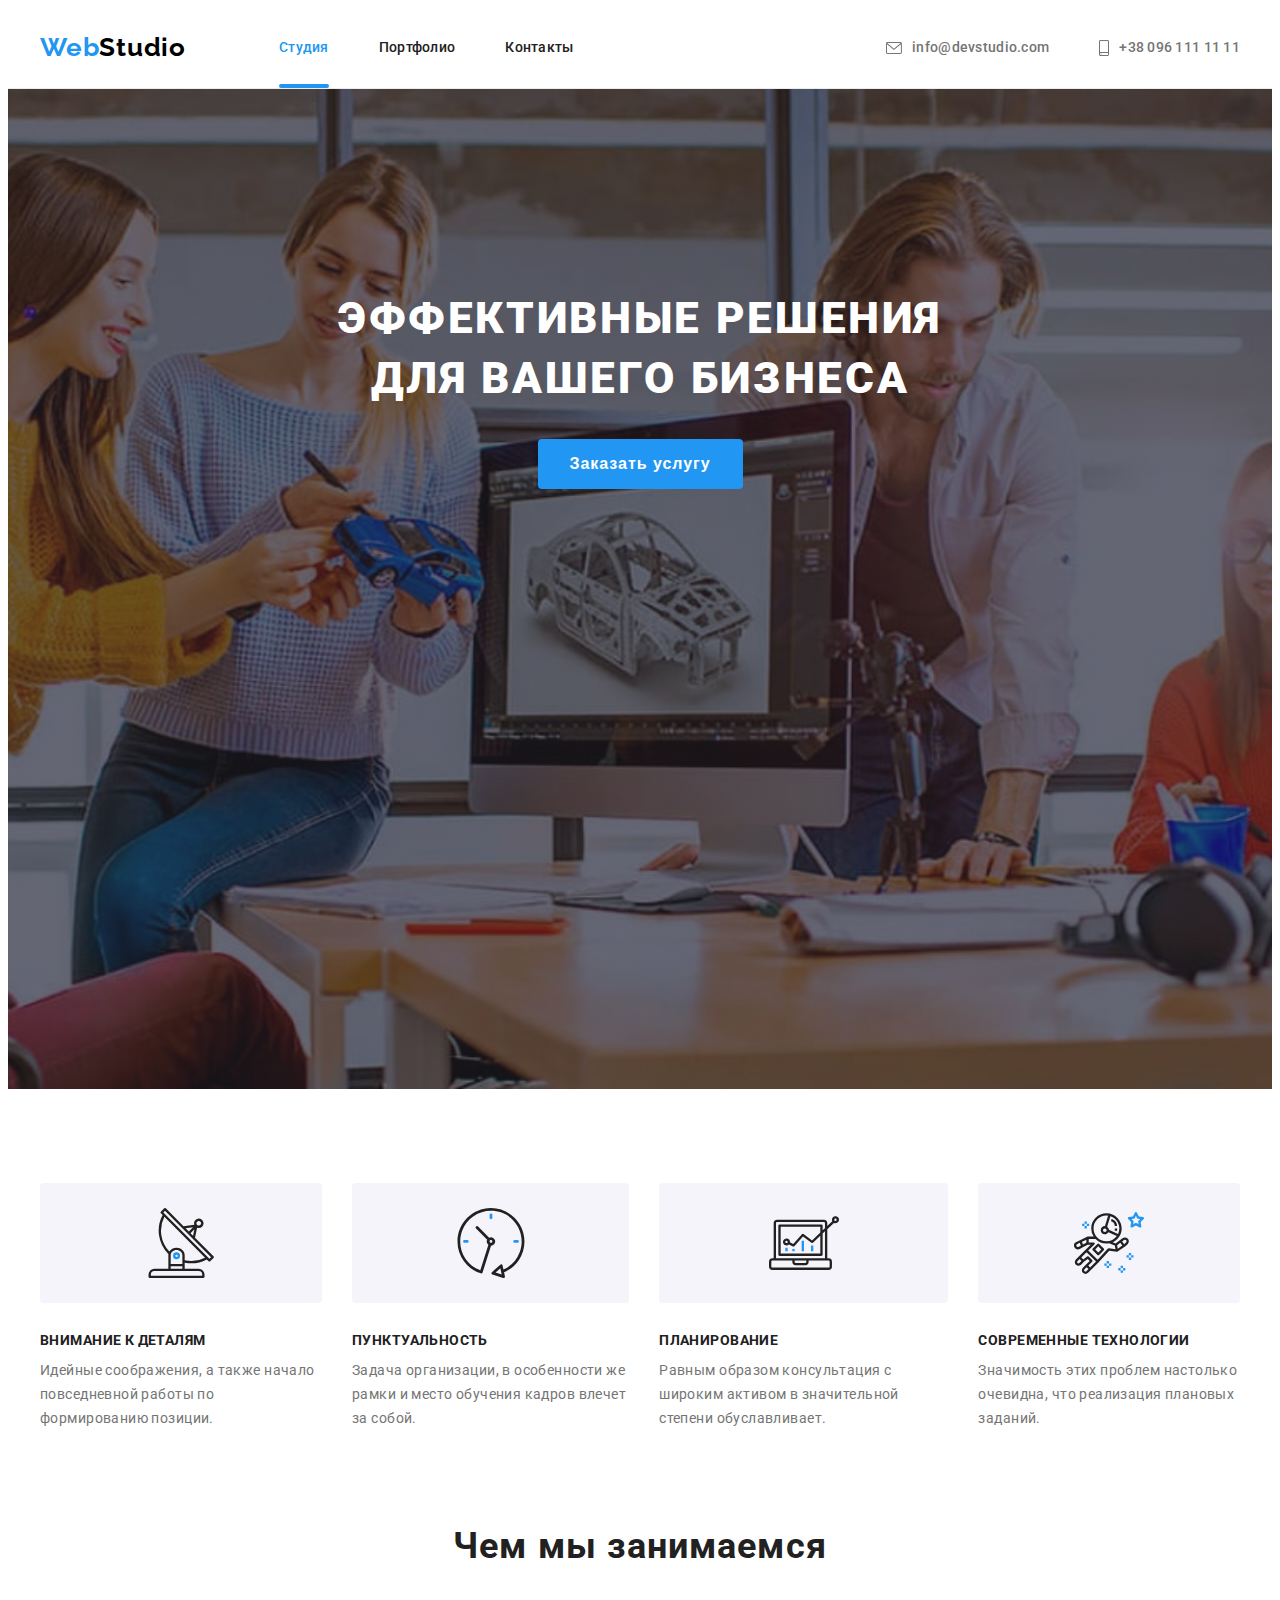
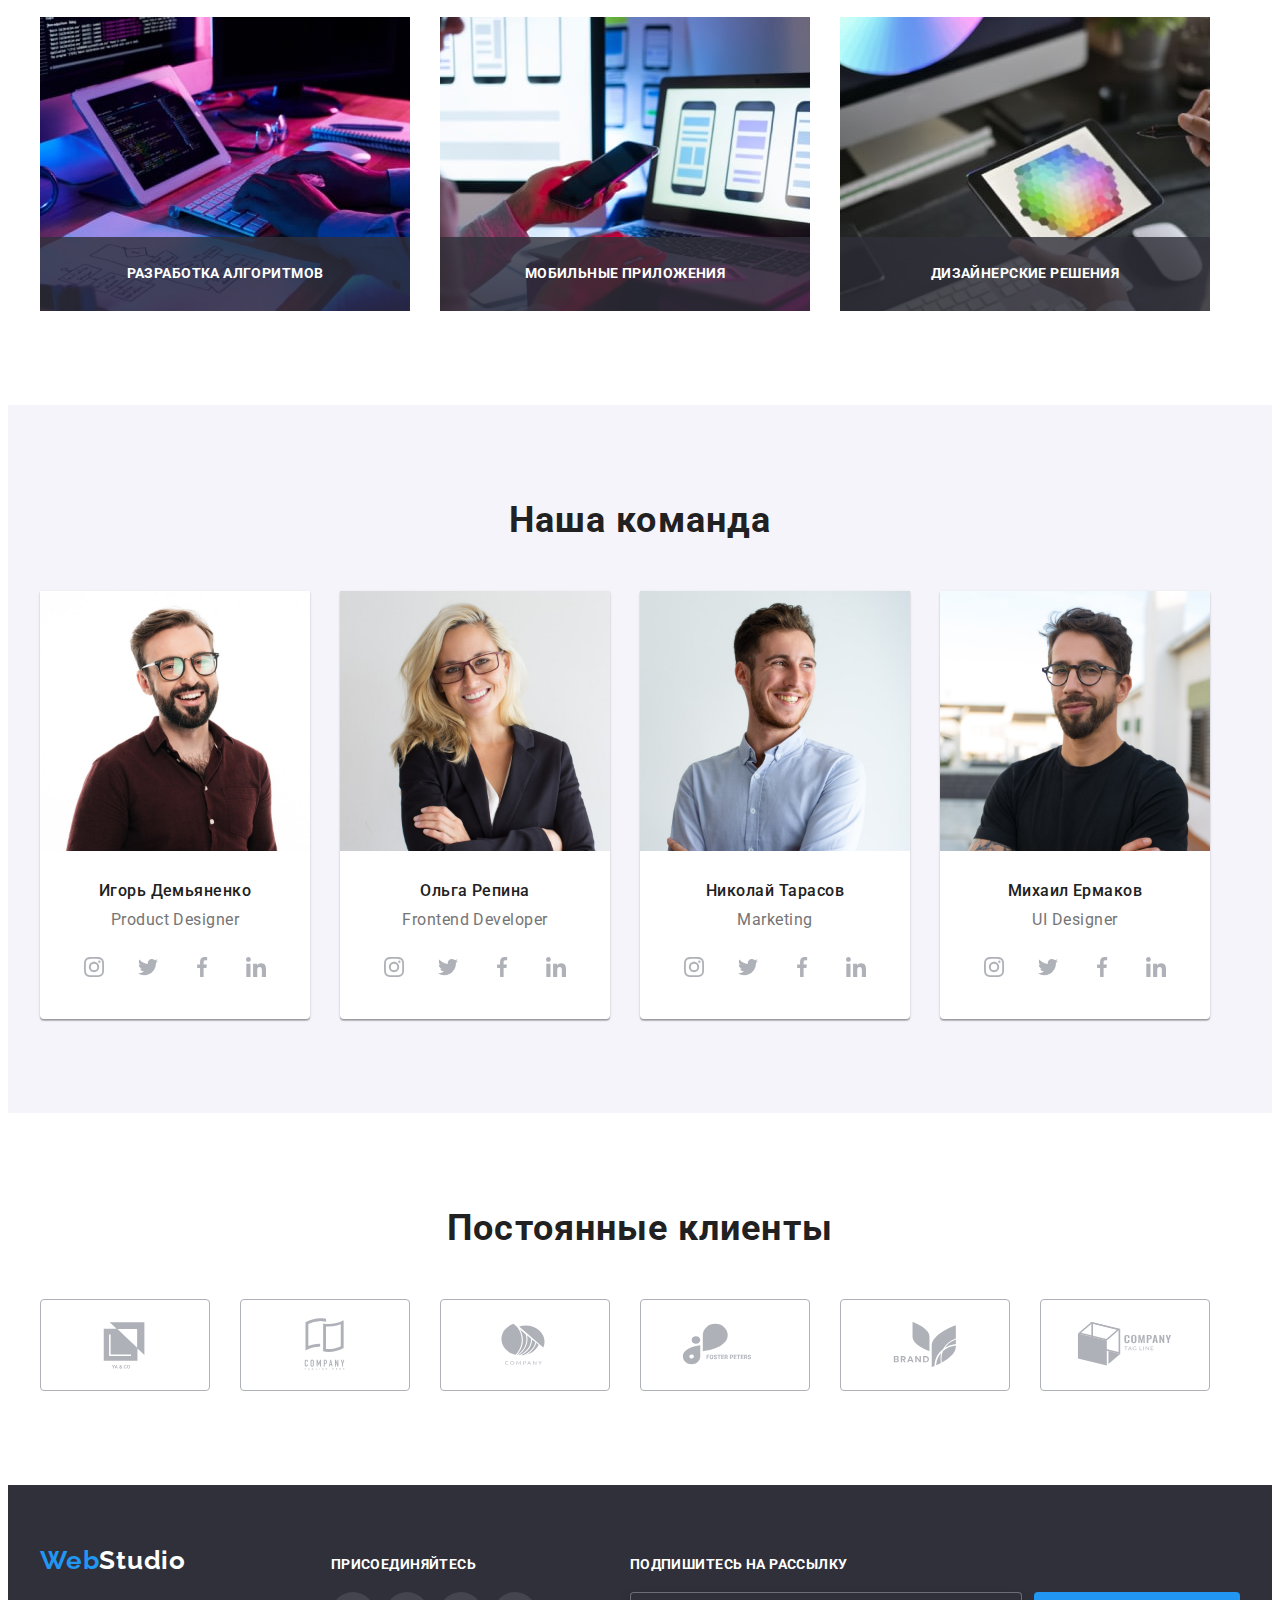
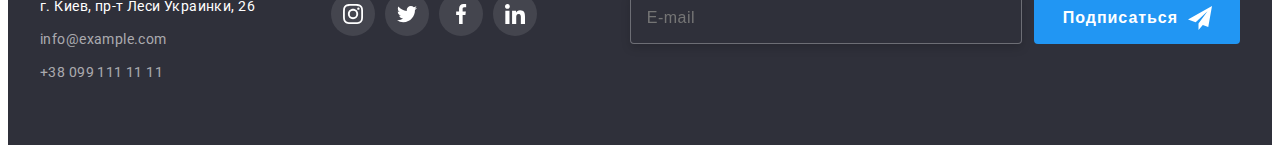
<file: index.html>
<!DOCTYPE html>
<html lang="ru">
<head>
    <meta charset="UTF-8">
    <meta http-equiv="X-UA-Compatible" content="IE=edge">
    <meta name="viewport" content="width=device-width, initial-scale=1.0">
    <title>WebStudio</title>
    <link rel="preconnect" href="https://fonts.googleapis.com">
    <link rel="preconnect" href="https://fonts.gstatic.com" crossorigin>
    <link
        href="https://fonts.googleapis.com/css2?family=Raleway:wght@700&amp;family=Roboto:wght@400;500;700;900&amp;display=swap"
        rel="stylesheet">
    <link rel="stylesheet" href="https://cdnjs.cloudflare.com/ajax/libs/modern-normalize/1.1.0/modern-normalize.min.css"
        integrity="sha512-wpPYUAdjBVSE4KJnH1VR1HeZfpl1ub8YT/NKx4PuQ5NmX2tKuGu6U/JRp5y+Y8XG2tV+wKQpNHVUX03MfMFn9Q=="
        crossorigin="anonymous" referrerpolicy="no-referrer" />
    <link rel="stylesheet" href="./css/style.css">
</head>
<body>
    <header class="header">
        <div class="container container-nav">
            <nav class="main-nav">
                <a class="logo logo-hd" href="./index.html"><span class="logo-col">Web</span>Studio
                    <!-- <img src="./images/logo.svg" alt="Логотип компании"> -->
                </a>
                <ul class="main-nav-list">
                    <li class="nav-item"><a class="nav-link active" href="./index.html">Студия</a></li>
                    <li class="nav-item"><a class="nav-link" href="./portfolio.html">Портфолио</a></li>
                    <li class="nav-item"><a class="nav-link" href="">Контакты</a></li>
                </ul>
            </nav>
            <ul class="nav-contact">
                <li class="nav-cont-item">
                    <a class="nav-cont-link" href="mailto:info@devstudio.com">
                        <svg class="nav-icon-mail">
                            <use href="./images/icon-sprite.svg#icon-envelope"></use>
                        </svg>
                        info@devstudio.com
                    </a>
                </li>
                <li class="nav-cont-item">
                    <a class="nav-cont-link" href="tel:+380961111111">
                        <svg class="nav-icon-tel">
                            <use href="./images/icon-sprite.svg#icon-smartphone"></use>
                        </svg>
                        +38 096 111 11 11
                    </a>
                </li>
            </ul>
        </div>
    </header>
    <main>
        <!--Section_1-->
        <section class="hero">
            <div class="container container-hero">
                <h1 class="main-title">Эффективные решения<br> для вашего бизнеса</h1>
                <button class="btn btn-main" type="button" data-modal-open>Заказать услугу</button>
            </div>
        </section>
        <!--Section_2-->
        <section class="section">
            <div class="container">
                <h2 class="visually-hidden">Особенности компании</h2>
                <!--Скрыть стилями-->
                <ul class="features-list">
                    <li class="features-item">
                        <div class="features-cart">
                            <svg class="icon-features">
                                <use href="./images/icon-sprite.svg#icon-detail"></use>
                            </svg>
                        </div>
                        <h3 class="features-title">Внимание к деталям</h3>
                        <p class="features-text">Идейные соображения, а также начало повседневной работы по формированию позиции.</p>
                    </li>
                    <li class="features-item">
                        <div class="features-cart">
                            <svg class="icon-features">
                                <use href="./images/icon-sprite.svg#icon-clock"></use>
                            </svg>
                        </div>
                        <h3 class="features-title">Пунктуальность</h3>
                        <p class="features-text">Задача организации, в особенности же рамки и место обучения кадров влечет за собой.</p>
                    </li>
                    <li class="features-item">
                        <div class="features-cart">
                            <svg class="icon-features">
                                <use href="./images/icon-sprite.svg#icon-diagram"></use>
                            </svg>
                        </div>
                        <h3 class="features-title">Планирование</h3>
                        <p class="features-text">Равным образом консультация с широким активом в значительной степени обуславливает.</p>
                    </li>
                    <li class="features-item">
                        <div class="features-cart">
                            <svg class="icon-features">
                                <use href="./images/icon-sprite.svg#icon-astronaut"></use>
                            </svg>
                        </div>
                        <h3 class="features-title">Современные технологии</h3>
                        <p class="features-text">Значимость этих проблем настолько очевидна, что реализация плановых заданий.</p>
                    </li>
                </ul>
            </div>
        </section>
        <!--Section_3-->
        <section class="section work-section">
            <div class="container">
                <h2 class="secondary-title">Чем мы занимаемся</h2>
                <ul class="our-work-list">
                    <li class="our-work-item">
                        <img src="./images/our-work/img-1-min.jpg" alt="Разработка алгоритмов" width="370" height="294">
                        <!-- <h3 class="work-item-title">Десктопные приложения</h3> -->
                        <div class="title-box">
                            <h3 class="work-item-title">Разработка алгоритмов</h3>
                        </div>
                    </li>
                    <li class="our-work-item">
                        <img src="./images/our-work/img-2-min.jpg" alt="Мобильное приложение" width="370" height="294">
                        <!-- <h3 class="work-item-title">Мобильные приложения</h3> -->
                        <div class="title-box">
                            <h3 class="work-item-title">Мобильные приложения</h3>
                        </div>
                    </li>
                    <li class="our-work-item">
                        <img src="./images/our-work/img-3-min.jpg" alt="Побор цветовой гаммы" width="370" height="294">
                        <!-- <h3 class="work-item-title">Дизайнерские решения</h3> -->
                        <div class="title-box">
                            <h3 class="work-item-title">Дизайнерские решения</h3>
                        </div>
                    </li>
                </ul>
            </div>
        </section>
        <!--Section_4-->
        <section class="section our-team">
            <div class="container">
                <h2 class="secondary-title">Наша команда</h2>
                <ul class="team-list">
                    <li class="team-item">
                        <img src="./images/team-work/card-1-min.jpg" alt="Игорь Демьяненко" width="270" height="260">
                        <div class="card-text">
                            <h3 class="team-title">Игорь Демьяненко</h3>
                            <p class="team-text" lang="en">Product Designer</p>
                            <ul class="social-list-team">
                                <li class="social-item-team">
                                    <a class="social-link-team" href="">
                                        <svg class="icon-social-team">
                                            <use href="./images/icon-sprite.svg#icon-instagram"></use>
                                        </svg>
                                    </a>
                                </li>
                                <li class="social-item-team">
                                    <a class="social-link-team" href="">
                                        <svg class="icon-social-team">
                                            <use href="./images/icon-sprite.svg#icon-twitter"></use>
                                        </svg>
                                    </a>
                                </li>
                                <li class="social-item-team">
                                    <a class="social-link-team" href="">
                                        <svg class="icon-social-team">
                                            <use href="./images/icon-sprite.svg#icon-facebook"></use>
                                        </svg>
                                    </a>
                                </li>
                                <li class="social-item-team">
                                    <a class="social-link-team" href="">
                                        <svg class="icon-social-team">
                                            <use href="./images/icon-sprite.svg#icon-linkedin"></use>
                                        </svg>
                                    </a>
                                </li>
                            </ul>
                        </div>
                    </li>
                    <li class="team-item">
                        <img src="./images/team-work/card-2-min.jpg" alt="Ольга Репина" width="270" height="260">
                        <div class="card-text">
                            <h3 class="team-title">Ольга Репина</h3>
                            <p class="team-text" lang="en">Frontend Developer</p>
                            <ul class="social-list-team">
                                <li class="social-item-team">
                                    <a class="social-link-team" href="">
                                        <svg class="icon-social-team">
                                            <use href="./images/icon-sprite.svg#icon-instagram"></use>
                                        </svg>
                                    </a>
                                </li>
                                <li class="social-item-team">
                                    <a class="social-link-team" href="">
                                        <svg class="icon-social-team">
                                            <use href="./images/icon-sprite.svg#icon-twitter"></use>
                                        </svg>
                                    </a>
                                </li>
                                <li class="social-item-team">
                                    <a class="social-link-team" href="">
                                        <svg class="icon-social-team">
                                            <use href="./images/icon-sprite.svg#icon-facebook"></use>
                                        </svg>
                                    </a>
                                </li>
                                <li class="social-item-team">
                                    <a class="social-link-team" href="">
                                        <svg class="icon-social-team">
                                            <use href="./images/icon-sprite.svg#icon-linkedin"></use>
                                        </svg>
                                    </a>
                                </li>
                            </ul>
                        </div>
                    </li>
                    <li class="team-item">
                        <img src="./images/team-work/card-3-min.jpg" alt="Николай Тарасов" width="270" height="260">
                        <div class="card-text">
                            <h3 class="team-title">Николай Тарасов</h3>
                            <p class="team-text" lang="en">Marketing</p>
                            <ul class="social-list-team">
                                <li class="social-item-team">
                                    <a class="social-link-team" href="">
                                        <svg class="icon-social-team">
                                            <use href="./images/icon-sprite.svg#icon-instagram"></use>
                                        </svg>
                                    </a>
                                </li>
                                <li class="social-item-team">
                                    <a class="social-link-team" href="">
                                        <svg class="icon-social-team">
                                            <use href="./images/icon-sprite.svg#icon-twitter"></use>
                                        </svg>
                                    </a>
                                </li>
                                <li class="social-item-team">
                                    <a class="social-link-team" href="">
                                        <svg class="icon-social-team">
                                            <use href="./images/icon-sprite.svg#icon-facebook"></use>
                                        </svg>
                                    </a>
                                </li>
                                <li class="social-item-team">
                                    <a class="social-link-team" href="">
                                        <svg class="icon-social-team">
                                            <use href="./images/icon-sprite.svg#icon-linkedin"></use>
                                        </svg>
                                    </a>
                                </li>
                            </ul>
                        </div>
                    </li>
                    <li class="team-item">
                        <img src="./images/team-work/card-4-min.jpg" alt="Михаил Ермаков" width="270" height="260">
                        <div class="card-text">
                            <h3 class="team-title">Михаил Ермаков</h3>
                            <p class="team-text" lang="en">UI Designer</p>
                            <ul class="social-list-team">
                                <li class="social-item-team">
                                    <a class="social-link-team" href="">
                                        <svg class="icon-social-team">
                                            <use href="./images/icon-sprite.svg#icon-instagram"></use>
                                        </svg>
                                    </a>
                                </li>
                                <li class="social-item-team">
                                    <a class="social-link-team" href="">
                                        <svg class="icon-social-team">
                                            <use href="./images/icon-sprite.svg#icon-twitter"></use>
                                        </svg>
                                    </a>
                                </li>
                                <li class="social-item-team">
                                    <a class="social-link-team" href="">
                                        <svg class="icon-social-team">
                                            <use href="./images/icon-sprite.svg#icon-facebook"></use>
                                        </svg>
                                    </a>
                                </li>
                                <li class="social-item-team">
                                    <a class="social-link-team" href="">
                                        <svg class="icon-social-team">
                                            <use href="./images/icon-sprite.svg#icon-linkedin"></use>
                                        </svg>
                                    </a>
                                </li>
                            </ul>
                        </div>
                    </li>
                </ul>
            </div>
        </section>
        <section class="section">
            <div class="container">
                <h2 class="secondary-title">Постоянные клиенты</h2>
                <ul class="client-list">
                    <li class="client-item">
                        <a class="client-link" href="">
                            <svg class="icon-client">
                                <use href="./images/icon-sprite.svg#icon-client-1"></use>
                            </svg>
                        </a>
                    </li>
                    <li class="client-item">
                        <a class="client-link" href="">
                            <svg class="icon-client">
                                <use href="./images/icon-sprite.svg#icon-client-2"></use>
                            </svg>
                        </a>
                    </li>
                    <li class="client-item">
                        <a class="client-link" href="">
                            <svg class="icon-client">
                                <use href="./images/icon-sprite.svg#icon-client-3"></use>
                            </svg>
                        </a>
                    </li>
                    <li class="client-item">
                        <a class="client-link" href="">
                            <svg class="icon-client">
                                <use href="./images/icon-sprite.svg#icon-client-4"></use>
                            </svg>
                        </a>
                    </li>
                    <li class="client-item">
                        <a class="client-link" href="">
                            <svg class="icon-client">
                                <use href="./images/icon-sprite.svg#icon-client-5"></use>
                            </svg>
                        </a>
                    </li>
                    <li class="client-item">
                        <a class="client-link" href="">
                            <svg class="icon-client">
                                <use href="./images/icon-sprite.svg#icon-client-6"></use>
                            </svg>
                        </a>
                    </li>
                </ul>
            </div>
        </section>
    </main>
    <footer class="footer">
        <div class="container">
            <div class="footer-list">
                <div class="footer-address">
                    <a class="logo ft-logo" href="./index.html"><span class="logo-col">Web</span>Studio
                        <!-- <img src="./images/logo.svg" alt="Логотип компании"> -->
                    </a>
                    <address>
                        <ul>
                            <li class="address-item">
                                <p class="location">г. Киев, пр-т Леси Украинки, 26</p>
                            </li>
                            <li class="address-item">
                                <a class="ft-contacts" href="mailto:info@example.com">info@example.com</a>
                            </li>
                            <li class="address-item">
                                <a class="ft-contacts" href="tel:+380991111111">+38 099 111 11 11</a>
                            </li>
                        </ul>
                    </address>
                </div>
                <div class="footer-social">
                    <h2 class="footer-title">присоединяйтесь</h2>
                    <ul class="social-list-footer">
                        <li class="social-item-footer">
                            <a class="social-link-footer" href="">
                                <svg class="icon-social-footer">
                                    <use href="./images/icon-sprite.svg#icon-instagram"></use>
                                </svg>
                            </a>
                        </li>
                        <li class="social-item-footer">
                            <a class="social-link-footer" href="">
                                <svg class="icon-social-footer">
                                    <use href="./images/icon-sprite.svg#icon-twitter"></use>
                                </svg>
                            </a>
                        </li>
                        <li class="social-item-footer">
                            <a class="social-link-footer" href="">
                                <svg class="icon-social-footer">
                                    <use href="./images/icon-sprite.svg#icon-facebook"></use>
                                </svg>
                            </a>
                        </li>
                        <li class="social-item-footer">
                            <a class="social-link-footer" href="">
                                <svg class="icon-social-footer">
                                    <use href="./images/icon-sprite.svg#icon-linkedin"></use>
                                </svg>
                            </a>
                        </li>
                    </ul>
                </div>
                <div class="footer-subscribe">
                    <h2 class="footer-title">Подпишитесь на рассылку</h2>
                    <form action="" class="footer-form" autocomplete="off">
                        <label for="footer-input" class=".visually-hidden"></label>
                        <input type="email" class="footer-input" name="subscribe" id="footer-input" placeholder="E-mail">
                        <button type="submit" class="btn btn-subscribe">Подписаться
                        <svg class="icon-send">
                            <use href="./images/icon-sprite.svg#icon-send"></use>
                        </svg>
                        </button>
                    </form>
                </div>
            </div>
        </div>
    </footer>
    <div class="backdrop is-hidden" data-modal>
        <div class="modal">
            <p class="modal-text">Оставьте свои данные, мы вам перезвоним</p>
            <form action="" autocomplete="off">
                <label class="lable">Имя
                    <span class="lable-box">
                        <input type="text" class="input" name="name">
                        <svg class="icon-name">
                            <use href="./images/icon-sprite.svg#icon-name"></use>
                        </svg>
                    </span>
                </label>                
                <label class="lable">Телефон
                    <span class="lable-box">
                        <input type="tel" class="input" name="tel">
                        <svg class="icon-name">
                            <use href="./images/icon-sprite.svg#icon-tel"></use>
                        </svg>
                    </span>              
                </label>
                <label class="lable">Почта
                    <span class="lable-box">
                        <input type="email" class="input" name="e-mail">
                        <svg class="icon-name">
                            <use href="./images/icon-sprite.svg#icon-email"></use>
                        </svg>
                    </span>
                </label>
                <label class="lable lable-comment">Комментарий
                    <textarea name="comment" class="input textarea"  placeholder="Введите текст"></textarea>
                </label>
                <label class="checkbox-lable">
                    <input type="checkbox" class="visually-hidden checkbox" name="policy">
                    <span class="checkbox-input">
                        <svg class="icon-checkbox">
                            <use href="./images/icon-sprite.svg#icon-checkbox"></use>
                        </svg>
                    </span>
                    Соглашаюсь с рассылкой и принимаю <a href="" class="policy">Условия договора</a>
                </label>
                <button type="submit" class="btn btn-modal">Отправить</button>
            </form>
            <button class="modal-close" type="button" data-modal-close>
                <svg class="icon-modal">
                    <use href="./images/icon-sprite.svg#icon-close"></use>
                </svg>
            </button>
        </div>
    </div>
    <script src="./js/modal.js"></script>
</body>
</html>
</file>
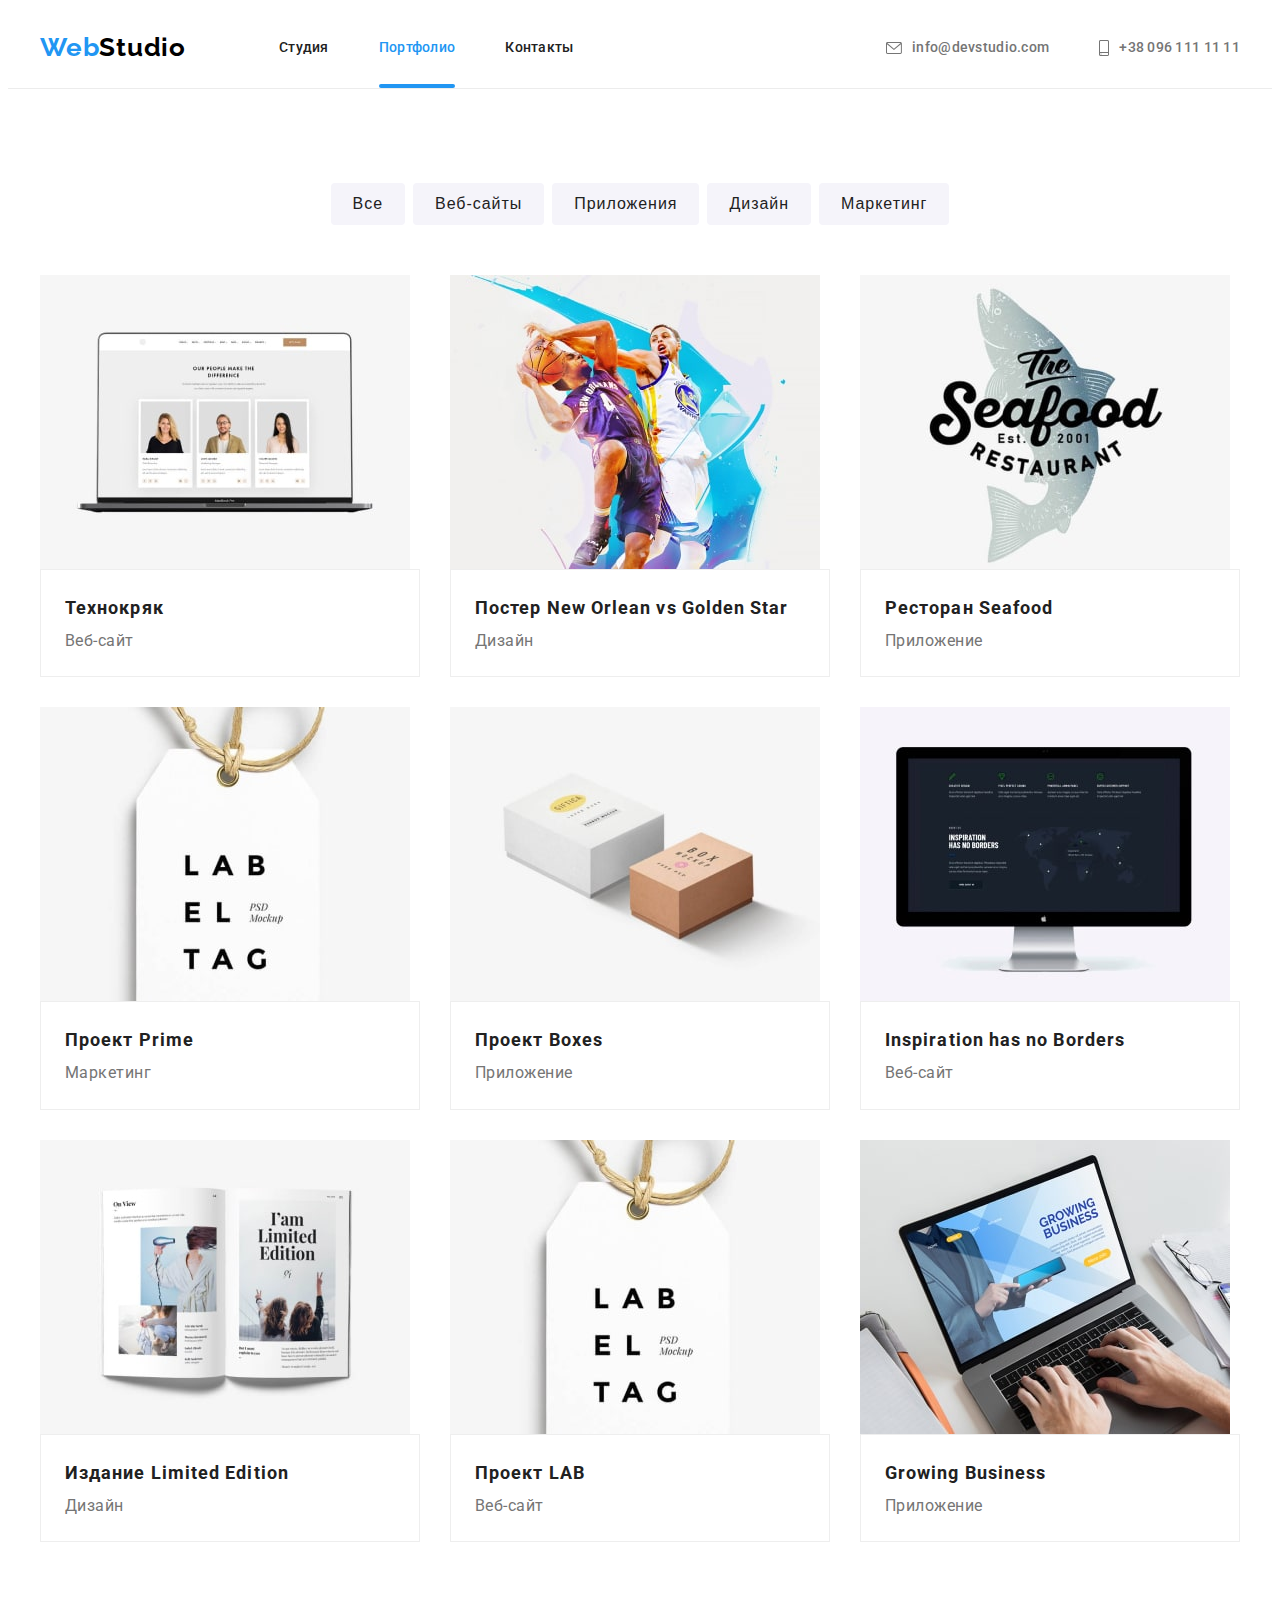
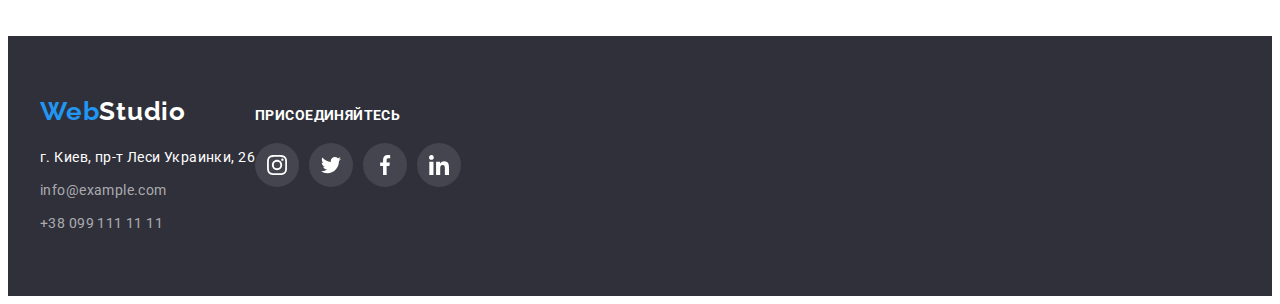
<file: portfolio.html>
<!DOCTYPE html>
<html lang="ru">

<head>
    <meta charset="UTF-8">
    <meta http-equiv="X-UA-Compatible" content="IE=edge">
    <meta name="viewport" content="width=device-width, initial-scale=1.0">
    <title>WebStudio</title>
<link rel="preconnect" href="https://fonts.googleapis.com">
<link rel="preconnect" href="https://fonts.gstatic.com" crossorigin>
<link href="https://fonts.googleapis.com/css2?family=Raleway:wght@700&family=Roboto:ital,wght@0,500;0,700;0,900;1,400&display=swap"
    rel="stylesheet">
<link rel="stylesheet" href="https://cdnjs.cloudflare.com/ajax/libs/modern-normalize/1.1.0/modern-normalize.min.css"
    integrity="sha512-wpPYUAdjBVSE4KJnH1VR1HeZfpl1ub8YT/NKx4PuQ5NmX2tKuGu6U/JRp5y+Y8XG2tV+wKQpNHVUX03MfMFn9Q=="
    crossorigin="anonymous" referrerpolicy="no-referrer" />
<link rel="stylesheet" href="./css/style.css">
</head>
<body>
<header class="header">
    <div class="container container-nav">
        <nav class="main-nav">
            <a class="logo logo-hd" href="./index.html"><span class="logo-col">Web</span>Studio
                <!-- <img src="./images/logo.svg" alt="Логотип компании"> -->
            </a>
            <ul class="main-nav-list">
                <li class="nav-item"><a class="nav-link" href="./index.html">Студия</a></li>
                <li class="nav-item"><a class="nav-link active" href="./portfolio.html">Портфолио</a></li>
                <li class="nav-item"><a class="nav-link" href="">Контакты</a></li>
            </ul>
        </nav>
        <ul class="nav-contact">
            <li class="nav-cont-item">
                <a class="nav-cont-link" href="mailto:info@devstudio.com">
                    <svg class="nav-icon-mail">
                        <use href="./images/icon-sprite.svg#icon-envelope"></use>
                    </svg>
                    info@devstudio.com
                </a>
            </li>
            <li class="nav-cont-item">
                <a class="nav-cont-link" href="tel:+380961111111">
                    <svg class="nav-icon-tel">
                        <use href="./images/icon-sprite.svg#icon-smartphone"></use>
                    </svg>
                    +38 096 111 11 11
                </a>
            </li>
        </ul>
    </div>
</header>
    <main>
        <section class="section">
            <div class="container">
                <h1 class="visually-hidden">Портфолио</h1><!--Скрыть стилями-->
                <ul class="filter">
                    <li class="filter-item">
                        <button class="btn btn-filter" type="button">Все</button>
                    </li>
                    <li class="filter-item">
                        <button class="btn btn-filter" type="button">Веб-сайты</button>
                    </li>
                    <li class="filter-item">
                        <button class="btn btn-filter" type="button">Приложения</button>
                    </li>
                    <li class="filter-item">
                        <button class="btn btn-filter" type="button">Дизайн</button>
                    </li>
                    <li class="filter-item">
                        <button class="btn btn-filter" type="button">Маркетинг</button>
                    </li>
                </ul>
                <ul class="gallery">
                    <li class="gallery-item">
                        <a class="gallery-link" href="">
                            <div class="gallery-overlay">
                                <img src="./images/portfolio/web-site-min.jpg" alt="Технокряк" width="370" height="294">
                                <p class="text-overlay">Технокряк это современная площадка
                                    распространения коронавируса.
                                    Компании используют эту платформу для цифрового
                                    шпионажа и атак на защищённые сервера конкурентов.</p>
                            </div>
                            <div class="gal-text-box">
                                <h2 class="category-title">Технокряк</h2>
                                <p class="category">Веб-сайт</p>
                            </div>
                        </a>
                    </li>
                    <li class="gallery-item">
                        <a class="gallery-link" href="">
                            <div class="gallery-overlay">
                                <img src="./images/portfolio/new-orlean-vs-golden-star-min.jpg" alt="Постер New Orlean vs Golden Star" width="370"
                                    height="294">
                                <p class="text-overlay">Технокряк это современная площадка
                                    распространения коронавируса.
                                    Компании используют эту платформу для цифрового
                                    шпионажа и атак на защищённые сервера конкурентов.</p>
                            </div>
                            <div class="gal-text-box">
                                <h2 class="category-title">Постер New Orlean vs Golden Star</h2>
                                <p class="category">Дизайн</p>
                            </div>                         
                        </a>
                    </li>
                    <li class="gallery-item">
                        <a class="gallery-link" href="">
                            <div class="gallery-overlay">
                                <img src="./images/portfolio/seafood-min.jpg" alt="Ресторан Seafood" width="370" height="294">
                                <p class="text-overlay">Технокряк это современная площадка
                                    распространения коронавируса.
                                    Компании используют эту платформу для цифрового
                                    шпионажа и атак на защищённые сервера конкурентов.</p>
                            </div>
                            <div class="gal-text-box">
                                <h2 class="category-title">Ресторан Seafood</h2>
                                <p class="category">Приложение</p>
                            </div>
                        </a>
                    </li>
                    <li class="gallery-item">
                        <a class="gallery-link" href="">
                            <div class="gallery-overlay">
                                <img src="./images/portfolio/project-lab-min.jpg" alt="Проект Prime" width="370" height="294">
                                <p class="text-overlay">Технокряк это современная площадка
                                    распространения коронавируса.
                                    Компании используют эту платформу для цифрового
                                    шпионажа и атак на защищённые сервера конкурентов.</p>
                            </div>
                            <div class="gal-text-box">
                                <h2 class="category-title">Проект Prime</h2>
                                <p class="category">Маркетинг</p>
                            </div>                            
                        </a>
                    </li>
                    <li class="gallery-item">
                        <a class="gallery-link" href="">
                            <div class="gallery-overlay">
                                <img src="./images/portfolio/app-boxes-min.jpg" alt="Проект Boxes" width="370" height="294">
                                <p class="text-overlay">Технокряк это современная площадка
                                    распространения коронавируса.
                                    Компании используют эту платформу для цифрового
                                    шпионажа и атак на защищённые сервера конкурентов.</p>
                            </div>
                            <div class="gal-text-box">
                                <h2 class="category-title">Проект Boxes</h2>
                                <p class="category">Приложение</p>
                            </div>
                        </a>
                    </li>
                    <li class="gallery-item">
                        <a class="gallery-link" href="">
                            <div class="gallery-overlay">
                                <img src="./images/portfolio/inspiration-has-no-borders-min.jpg" alt="Inspiration has no Borders" width="370"
                                    height="294">
                                    <p class="text-overlay">Технокряк это современная площадка
                                    распространения коронавируса.
                                    Компании используют эту платформу для цифрового
                                    шпионажа и атак на защищённые сервера конкурентов.</p>
                            </div>
                            <div class="gal-text-box">
                                <h2 class="category-title">Inspiration has no Borders</h2>
                                <p class="category">Веб-сайт</p>
                            </div>                           
                        </a>
                    </li>
                    <li class="gallery-item">
                        <a class="gallery-link" href="">
                            <div class="gallery-overlay">
                                <img src="./images/portfolio/limited-edition-min.jpg" alt="Издание Limited Edition" width="370" height="294">
                                <p class="text-overlay">Технокряк это современная площадка
                                    распространения коронавируса.
                                    Компании используют эту платформу для цифрового
                                    шпионажа и атак на защищённые сервера конкурентов.</p>
                            </div>
                            <div class="gal-text-box">
                                <h2 class="category-title">Издание Limited Edition</h2>
                                <p class="category">Дизайн</p>
                            </div>                         
                        </a>
                    </li>
                    <li class="gallery-item">
                        <a class="gallery-link" href="">
                            <div class="gallery-overlay">
                                <img src="./images/portfolio/project-lab-min.jpg" alt="Проект LAB" width="370" height="294"><p class="text-overlay">Технокряк это современная площадка
                                    распространения коронавируса.
                                    Компании используют эту платформу для цифрового
                                    шпионажа и атак на защищённые сервера конкурентов.</p>
                            </div>
                            <div class="gal-text-box">
                                <h2 class="category-title">Проект LAB</h2>
                                <p class="category">Веб-сайт</p>
                            </div>                           
                        </a>
                    </li>
                    <li class="gallery-item">
                        <a class="gallery-link" href="">
                            <div class="gallery-overlay">
                                <img src="./images/portfolio/growing-business-min.jpg" alt="Growing Business" width="370" height="294"><p class="text-overlay">Технокряк это современная площадка
                                    распространения коронавируса.
                                    Компании используют эту платформу для цифрового
                                    шпионажа и атак на защищённые сервера конкурентов.</p>
                            </div>
                            <div class="gal-text-box">
                                <h2 class="category-title">Growing Business</h2>
                                <p class="category">Приложение</p>
                            </div>
                        </a>
                    </li>
                </ul>
            </div>
        </section>
    </main>
    <footer class="footer">
        <div class="container">
            <ul class="footer-list">
                <li class="footer-item">
                    <a class="logo ft-logo" href="./index.html"><span class="logo-col">Web</span>Studio
                        <!-- <img src="./images/logo.svg" alt="Логотип компании"> -->
                    </a>
                    <address>
                        <ul>
                            <li class="address-item">
                                <p class="location">г. Киев, пр-т Леси Украинки, 26</p>
                            </li>
                            <li class="address-item">
                                <a class="ft-contacts" href="mailto:info@example.com">info@example.com</a>
                            </li>
                            <li class="address-item">
                                <a class="ft-contacts" href="tel:+380991111111">+38 099 111 11 11</a>
                            </li>
                        </ul>
                    </address>
                </li>
                <li class="footer-item footer-social">
                    <h2 class="footer-title">присоединяйтесь</h2>
                    <ul class="social-list-footer">
                        <li class="social-item-footer">
                            <a class="social-link-footer" href="">
                                <svg class="icon-social-footer">
                                    <use href="./images/icon-sprite.svg#icon-instagram"></use>
                                </svg>
                            </a>
                        </li>
                        <li class="social-item-footer">
                            <a class="social-link-footer" href="">
                                <svg class="icon-social-footer">
                                    <use href="./images/icon-sprite.svg#icon-twitter"></use>
                                </svg>
                            </a>
                        </li>
                        <li class="social-item-footer">
                            <a class="social-link-footer" href="">
                                <svg class="icon-social-footer">
                                    <use href="./images/icon-sprite.svg#icon-facebook"></use>
                                </svg>
                            </a>
                        </li>
                        <li class="social-item-footer">
                            <a class="social-link-footer" href="">
                                <svg class="icon-social-footer">
                                    <use href="./images/icon-sprite.svg#icon-linkedin"></use>
                                </svg>
                            </a>
                        </li>
                    </ul>
                </li>
            </ul>
        </div>
    </footer>
</body>
</html>
</file>
<file: css/style.css>
:root {
  --decorative-color-text: #2196f3;
  --main-color-text: #757575;
  --main-color-title: #212121;
  --main-cubic-bezier: cubic-bezier(0.4, 0, 0.2, 1);
}

body {
  font-family: "Roboto", sans-serif;
  color: var(--main-color-title);
  overflow-x: hidden;
}
h1,
h2,
h3,
p,
ul {
  margin-top: 0;
  margin-bottom: 0;
}
ul {
  list-style-type: none;
  padding-left: 0;
  font-size: 0;
}
a {
  display: block;
  text-decoration: none;
}
img {
  display: block;
  max-width: 100%;
  height: auto;
  line-height: 0;
}
address {
  font-style: normal;
}
/* Скивает заголовки, которых нет в макете */
.visually-hidden {
  position: absolute;
  width: 1px;
  height: 1px;
  margin: -1px;
  padding: 0;
  overflow: hidden;
  border: 0;
  clip: rect(0 0 0 0);
}
/* End. Скивает заголовки, которых нет в макете */
.container {
  width: 1200px;
  margin: 0 auto;
  padding-left: 15px;
  padding-right: 15px;
}
.section {
  padding: 94px 0;
}
.logo {
  display: block;
  font-family: Raleway;
  font-weight: 700;
  font-size: 26px;
  letter-spacing: 0.03em;
}
.logo-hd {
  padding-top: 24px;
  padding-bottom: 25px;
  margin-right: 93px;
  color: #000;
}
.logo-col {
  color: var(--decorative-color-text);
}
.ft-logo {
  margin-bottom: 20px;
  color: #ffffff;
}
.secondary-title {
  margin-bottom: 50px;
  font-weight: 700;
  font-size: 36px;
  line-height: 1.17;
  letter-spacing: 0.03em;
  text-align: center;
}
.btn {
  display: block;
  font-weight: 700;
  font-size: 16px;
  line-height: 1.87;
  letter-spacing: 0.06em;
  text-align: center;
  border-radius: 4px;
  border: transparent;
  cursor: pointer;
}
.btn-main {
  margin: 0 auto;
  padding: 10px 32px;
  color: #ffffff;
  background-color: var(--decorative-color-text);
  transition: background-color 250ms var(--main-cubic-bezier),
    box-shadow 250ms var(--main-cubic-bezier);
}
.btn-main:hover,
.btn-main:focus,
.btn-modal:hover,
.btn-modal:focus {
  background-color: #188ce8;
  box-shadow: 0px 4px 4px rgba(0, 0, 0, 0.15);
  border-radius: 4px;
}
.btn-modal {
  width: 200px;
  height: 50px;
  display: flex;
  align-items: center;
  justify-content: center;
  margin-left: auto;
  margin-right: auto;
  background-color: var(--decorative-color-text);
  box-shadow: 0px 4px 4px rgba(0, 0, 0, 0.15);
  border-radius: 4px;
  font-weight: 700;
  font-size: 16px;
  line-height: 1.87;
  letter-spacing: 0.06em;
  color: #fff;
}
.btn-filter {
  font-weight: 500;
  padding: 6px 22px;
  color: var(--main-color-title);
  background-color: #f5f4fa;
  transition: color 250ms var(--main-cubic-bezier),
    background-color 250ms var(--main-cubic-bezier),
    box-shadow 250ms var(--main-cubic-bezier);
}
.btn-filter:focus,
.btn-filter:hover {
  color: #fff;
  background-color: var(--decorative-color-text);
  box-shadow: 0px 3px 1px rgba(0, 0, 0, 0.1), 0px 1px 2px rgba(0, 0, 0, 0.08),
    0px 2px 2px rgba(0, 0, 0, 0.12);
  border-radius: 4px;
}
.btn-subscribe {
  display: flex;
  align-items: center;
  padding: 10px 28px 10px 29px;
  background-color: var(--decorative-color-text);
  color: #fff;
}
/* ---------------HEADER----------------- */
.header {
  border-bottom: 1px solid #ececec;
}
.container-nav {
  display: flex;
  align-items: center;
}
.main-nav {
  display: flex;
  align-items: center;
}
.main-nav-list {
  display: flex;
}
.nav-item:not(:last-child) {
  margin-right: 50px;
}
.nav-link {
  padding-top: 32px;
  padding-bottom: 32px;
  font-weight: 500;
  font-size: 14px;
  line-height: 1.14;
  letter-spacing: 0.02em;
  color: var(--main-color-title);
  transition: color 250ms var(--main-cubic-bezier);
}
.nav-link:hover,
.nav-link:focus,
.nav-cont-link:hover,
.nav-cont-link:focus {
  color: var(--decorative-color-text);
}
.active {
  position: relative;
  color: var(--decorative-color-text);
}
.active::after {
  content: "";
  position: absolute;
  display: block;
  width: 100%;
  height: 4px;
  border-radius: 2px;
  bottom: 0;
  background-color: var(--decorative-color-text);
}

.nav-contact {
  display: flex;
  margin-left: auto;
}
.nav-contact .nav-cont-item + .nav-cont-item {
  margin-left: 50px;
}
.nav-cont-item {
  display: flex;
}
.nav-cont-link {
  display: flex;
  align-items: center;
  padding-top: 32px;
  padding-bottom: 32px;
  font-weight: 500;
  font-size: 14px;
  line-height: 1.14;
  letter-spacing: 0.02em;
  color: var(--main-color-text);
  transition: color 250ms var(--main-cubic-bezier);
}
.nav-icon-mail {
  fill: currentColor;
  width: 16px;
  height: 12px;
  margin-right: 10px;
}
.nav-icon-tel {
  fill: currentColor;
  width: 10px;
  height: 16px;
  margin-right: 10px;
}

/* -------------END.HEADER--------------- */
/* ------------Section HERO-------------- */
.hero {
  max-width: 1600px;
  height: 600px;
  margin-left: auto;
  margin-right: auto;
  background-color: #8689a5;
  background-image: linear-gradient(
      rgba(47, 48, 58, 0.4),
      rgba(47, 48, 58, 0.4)
    ),
    url(../images/bg-img-min.jpg);
  background-size: cover;
  background-position: center;
  background-repeat: no-repeat;
  padding: 200px 0;
}

.main-title {
  margin-bottom: 30px;
  text-align: center;
  font-weight: 900;
  font-size: 44px;
  line-height: 1.36;
  letter-spacing: 0.06em;
  text-transform: uppercase;
  color: #ffffff;
}

/* -----------backdrop---------*/

.backdrop {
  position: fixed;
  height: 100vh;
  width: 100vw;
  background: rgba(0, 0, 0, 0.2);
  top: 0;
  left: 0;
  transition: opacity 250ms var(--main-cubic-bezier),
    visibility 250ms var(--main-cubic-bezier);
}
.modal {
  position: absolute;
  width: 528px;
  min-height: 581px;
  left: 50%;
  top: 50%;
  transform: translate(-50%, -50%);
  padding: 40px;
  background: #ffffff;
  box-shadow: 0px 1px 3px rgba(0, 0, 0, 0.12), 0px 1px 1px rgba(0, 0, 0, 0.14),
    0px 2px 1px rgba(0, 0, 0, 0.2);
  border-radius: 4px;
}
.modal-text {
  font-weight: 700;
  font-size: 20px;
  line-height: 1.15;
  text-align: center;
  letter-spacing: 0.03em;
  color: var(--main-color-title);
  margin-bottom: 12px;
}
.lable {
  display: block;
  margin-bottom: 10px;
  font-size: 12px;
  line-height: 1.16;
  letter-spacing: 0.01em;
  color: var(--main-color-text);
}
.lable-comment {
  margin-bottom: 20px;
}
.lable-box {
  display: block;
  position: relative;
  margin-top: 4px;
}
.icon-name {
  position: absolute;
  top: 50%;
  left: 15px;
  width: 13px;
  height: 13px;
  transform: translateY(-50%);
  transition: fill 250ms var(--main-cubic-bezier);
}
.input {
  display: block;
  width: 100%;
  height: 40px;
  border: 1px solid rgba(33, 33, 33, 0.2);
  border-radius: 4px;
  padding: 12px 42px;
  font-size: 14px;
  transition: outline-color 250ms var(--main-cubic-bezier);
}
.textarea {
  display: block;
  resize: none;
  height: 120px;
  margin-top: 4px;
  padding: 12px 16px;
}
.checkbox:checked + .checkbox-input {
  background-color: var(--decorative-color-text);
  border: none;
}
.checkbox-lable {
  display: flex;
  justify-content: center;
  align-items: center;
  font-size: 14px;
  line-height: 1.71;
  letter-spacing: 0.03em;
  color: var(--main-color-text);
  margin-bottom: 30px;
  cursor: pointer;
}
.policy {
  padding-left: 4px;
  font-size: 14px;
  line-height: 1.71;
  letter-spacing: 0.03em;
  text-decoration-line: underline;
  color: var(--decorative-color-text);
}
.checkbox-input {
  position: relative;
  width: 16px;
  height: 15px;
  border: 2px solid var(--main-color-title);
  border-radius: 2px;
  margin-right: 7px;
}
.icon-checkbox {
  width: 15px;
  height: 14px;
  position: absolute;
  top: 50%;
  left: 50%;
  transform: translate(-50%, -50%);
  fill: #fff;
}
.input:focus-within + .icon-name {
  fill: var(--decorative-color-text);
}
.input:focus-within {
  border-color: var(--decorative-color-text);
  outline: none;
}
.modal-close {
  position: absolute;
  top: 8px;
  right: 8px;
  width: 30px;
  height: 30px;
  display: flex;
  align-items: center;
  justify-content: center;
  padding: 0;
  background-color: #fff;
  border: 1px solid rgba(0, 0, 0, 0.1);
  border-radius: 50%;
  cursor: pointer;
  transition: color 250ms var(--main-cubic-bezier);
}
.modal-close:focus,
.modal-close:hover {
  color: var(--decorative-color-text);
}
.icon-modal {
  width: 18px;
  height: 18px;
  fill: currentColor;
}
.backdrop.is-hidden {
  opacity: 0;
  visibility: hidden;
  pointer-events: none;
}
/* ----------end-backdrop---------*/
/* ----------End.Section HERO------------ */
/* ----------Section features------------ */
.features-list {
  display: flex;
}
.features-item:not(:last-child) {
  margin-right: 30px;
}
.features-cart {
  display: flex;
  justify-content: center;
  margin-bottom: 30px;
  padding: 25px 0;
  background: #f5f4fa;
  border-radius: 4px;
}
.icon-features {
  width: 70px;
  height: 70px;
}
.features-title {
  margin-bottom: 10px;
  font-weight: 700;
  font-size: 14px;
  line-height: 1.14;
  letter-spacing: 0.03em;
  text-transform: uppercase;
}
.features-text {
  font-size: 14px;
  line-height: 1.71;
  letter-spacing: 0.03em;
  color: var(--main-color-text);
}
/* --------End.Section features---------- */
/* ---------Section our work -------------*/
.work-section {
  padding-top: 0;
}
.our-work-list {
  display: flex;
}
.our-work-item:not(:last-child) {
  margin-right: 30px;
}
.our-work-item {
  position: relative;
}
.title-box {
  position: absolute;
  bottom: 0;
  left: 0;
  width: 100%;
  background: rgba(47, 48, 58, 0.8);
}
.work-item-title {
  font-weight: 700;
  font-size: 14px;
  line-height: 1.4;
  text-align: center;
  letter-spacing: 0.03em;
  text-transform: uppercase;
  color: #ffffff;
  padding: 27px 0;
}
/* .work-item-title {
  position: absolute;
  bottom: 0;
  left: 0;
  width: 100%;
  padding: 27px 0;
  font-weight: 700;
  font-size: 14px;
  line-height: 1.4;
  text-align: center;
  letter-spacing: 0.03em;
  text-transform: uppercase;
  background: rgba(47, 48, 58, 0.8);
  color: #ffffff;
} */

/* ---------End.Section our work -------------*/
/* ------------Section our team --------------*/
.our-team {
  background-color: #f5f4fa;
}
.team-list {
  display: flex;
  flex-wrap: wrap;
  margin-left: -30px;
}
.team-item {
  background-color: #fff;
  margin-left: 30px;
  box-shadow: 0px 1px 3px rgba(0, 0, 0, 0.12), 0px 1px 1px rgba(0, 0, 0, 0.14),
    0px 2px 1px rgba(0, 0, 0, 0.2);
  border-radius: 0px 0px 4px 4px;
}
.card-text {
  padding-top: 30px;
  padding-bottom: 30px;
  text-align: center;
}
.team-title {
  margin-bottom: 10px;
  font-weight: 500;
  font-size: 16px;
  line-height: 1.19;
  letter-spacing: 0.03em;
}
.team-text {
  margin-bottom: 16px;
  font-size: 16px;
  line-height: 1.19;
  letter-spacing: 0.03em;
  color: var(--main-color-text);
}
.social-item-team:not(:last-child) {
  margin-right: 10px;
}
.social-list-team {
  display: flex;
  justify-content: center;
}
.social-link-team {
  padding: 12px;
  border-radius: 50%;
  color: #afb1b8;
  transition: background-color 250ms var(--main-cubic-bezier),
    color 250ms var(--main-cubic-bezier);
}
.social-link-team:hover,
.social-link-team:focus {
  border-radius: 50%;
  background-color: var(--decorative-color-text);
  color: #fff;
}
.icon-social-team {
  width: 20px;
  height: 20px;
  fill: currentColor;
}
/* ---------End.Section our team -------------*/
/* ------------Section Clients--------------- */
.client-list {
  display: flex;
}
.client-link {
  display: flex;
  width: 170px;
  height: 92px;
  justify-content: center;
  align-items: center;
  border: 1px solid #afb1b8;
  box-sizing: border-box;
  border-radius: 4px;
  color: #afb1b8;
  transition: border 250ms var(--main-cubic-bezier),
    color 250ms var(--main-cubic-bezier);
}
.client-item:not(:last-child) {
  margin-right: 30px;
}
.icon-client {
  fill: currentColor;
  width: 106px;
  height: 60px;
}
.client-link:focus,
.client-link:hover {
  border: 1px solid var(--decorative-color-text);
  color: var(--decorative-color-text);
}

/* ---------End.Section Clients-------------- */
/* ----------------FOOTER-------------------- */
.footer {
  background-color: #2f303a;
  padding: 60px 0;
}
/* ----------footer social------- */
.footer-list {
  display: flex;
  align-items: baseline;
}
.footer-address {
  flex-grow: 1;
  margin-right: 70px;
}
.footer-social {
  margin-right: 93px;
}
.footer-title {
  margin-bottom: 20px;
  font-weight: 700;
  font-size: 14px;
  line-height: 16px;
  letter-spacing: 0.03em;
  text-transform: uppercase;
  color: #ffffff;
}
.social-item-footer:not(:last-child) {
  margin-right: 10px;
}
.social-list-footer {
  display: flex;
  justify-content: center;
}
.social-link-footer {
  padding: 12px;
  border-radius: 50%;
  color: #fff;
  background-color: rgba(255, 255, 255, 0.1);
  transition: background-color 250ms var(--main-cubic-bezier);
}
.social-link-footer:hover,
.social-link-footer:focus {
  border-radius: 50%;
  background-color: var(--decorative-color-text);
}
.icon-social-footer {
  width: 20px;
  height: 20px;
  fill: currentColor;
}
/* ----------END.footer social------- */
.address-item:not(:last-child) {
  margin-bottom: 9px;
}
.location {
  font-size: 14px;
  line-height: 1.71;
  letter-spacing: 0.03em;
  color: #ffffff;
}
.ft-contacts {
  font-size: 14px;
  line-height: 1.71;
  letter-spacing: 0.03em;
  color: rgba(255, 255, 255, 0.6);
}
.ft-contacts:hover,
.ft-contacts:focus {
  color: var(--decorative-color-text);
}
.footer-form {
  display: flex;
}
.footer-input {
  width: 358px;
  height: 50px;
  margin-right: 12px;
  border: 1px solid rgba(255, 255, 255, 0.3);
  filter: drop-shadow(0px 4px 4px rgba(0, 0, 0, 0.15));
  border-radius: 4px;
  font-size: 16px;
  line-height: 1.25;
  align-items: center;
  letter-spacing: 0.03em;
  background-color: #2f303a;
  color: rgba(255, 255, 255, 0.6);
  padding: 0 16px;
}
.icon-send {
  margin-left: 10px;
  width: 24px;
  height: 24px;
  fill: currentColor;
  color: #fff;
}
/* --------------End.FOOTER------------------ */
/* ------------Page Portfolio---------------- */
.filter {
  display: flex;
  justify-content: center;
  margin-bottom: 50px;
}
.filter-item:not(:last-child) {
  margin-right: 8px;
}
.gallery {
  display: flex;
  flex-wrap: wrap;
  margin-left: -30px;
  margin-bottom: -30px;
}
.gallery > .gallery-item {
  flex-basis: calc(100% / 3 - 30px);
  margin-left: 30px;
  margin-bottom: 30px;
}
.gallery-link:hover,
.gallery-link:focus {
  box-shadow: 0px 1px 1px rgba(0, 0, 0, 0.12), 0px 4px 4px rgba(0, 0, 0, 0.06),
    1px 4px 6px rgba(0, 0, 0, 0.16);
}

/* ------------------overlay ----------------*/
.gallery-overlay {
  position: relative;
  overflow: hidden;
}

.text-overlay {
  position: absolute;
  top: 0;
  left: 0;
  display: flex;
  height: 100%;
  width: 100%;
  align-items: center;
  font-size: 18px;
  line-height: 1.56;
  letter-spacing: 0.03em;
  color: #ffffff;
  padding: 63px 24px;
  background-color: rgba(33, 150, 243, 0.9);
  transform: translateY(101%);
  transition: transform 250ms var(--main-cubic-bezier);
}
.gallery-link:hover .text-overlay,
.gallery-link:focus .text-overlay {
  transform: translateY(0%);
}
/* .gallery-overlay::before {
  content: "";
  display: inline-block;
  position: absolute;
  width: 100%;
  height: 100%;
  top: 0;
  left: 0;
  background-color: rgba(33, 150, 243, 0.9);
  transform: translateY(101%);
  transition: transform 250ms var(--main-cubic-bezier);
}

.gallery-link:hover .gallery-overlay::before,
.gallery-link:focus .gallery-overlay::before,
.gallery-link:hover .text-overlay,
.gallery-link:focus .text-overlay {
  transform: translateY(0%);
}

.text-overlay {
  position: absolute;
  top: 0;
  left: 0;
  display: flex;
  height: 100%;
  align-items: center;
  font-size: 18px;
  line-height: 1.56;
  letter-spacing: 0.03em;
  color: #ffffff;
  padding: 63px 24px;
  transform: translateY(101%);
  transition: transform 250ms var(--main-cubic-bezier);
} */
/* ----------------end-overlay ----------------*/
.gal-text-box {
  padding: 20px 24px;
  border: 1px solid #eeeeee;
  box-sizing: border-box;
}
.category-title {
  font-weight: 700;
  font-size: 18px;
  line-height: 2;
  letter-spacing: 0.06em;
  color: var(--main-color-title);
}
.category {
  font-size: 16px;
  line-height: 1.9;
  letter-spacing: 0.03em;
  color: var(--main-color-text);
}
/* ----------End. Page Portfolio------------- */
</file>
